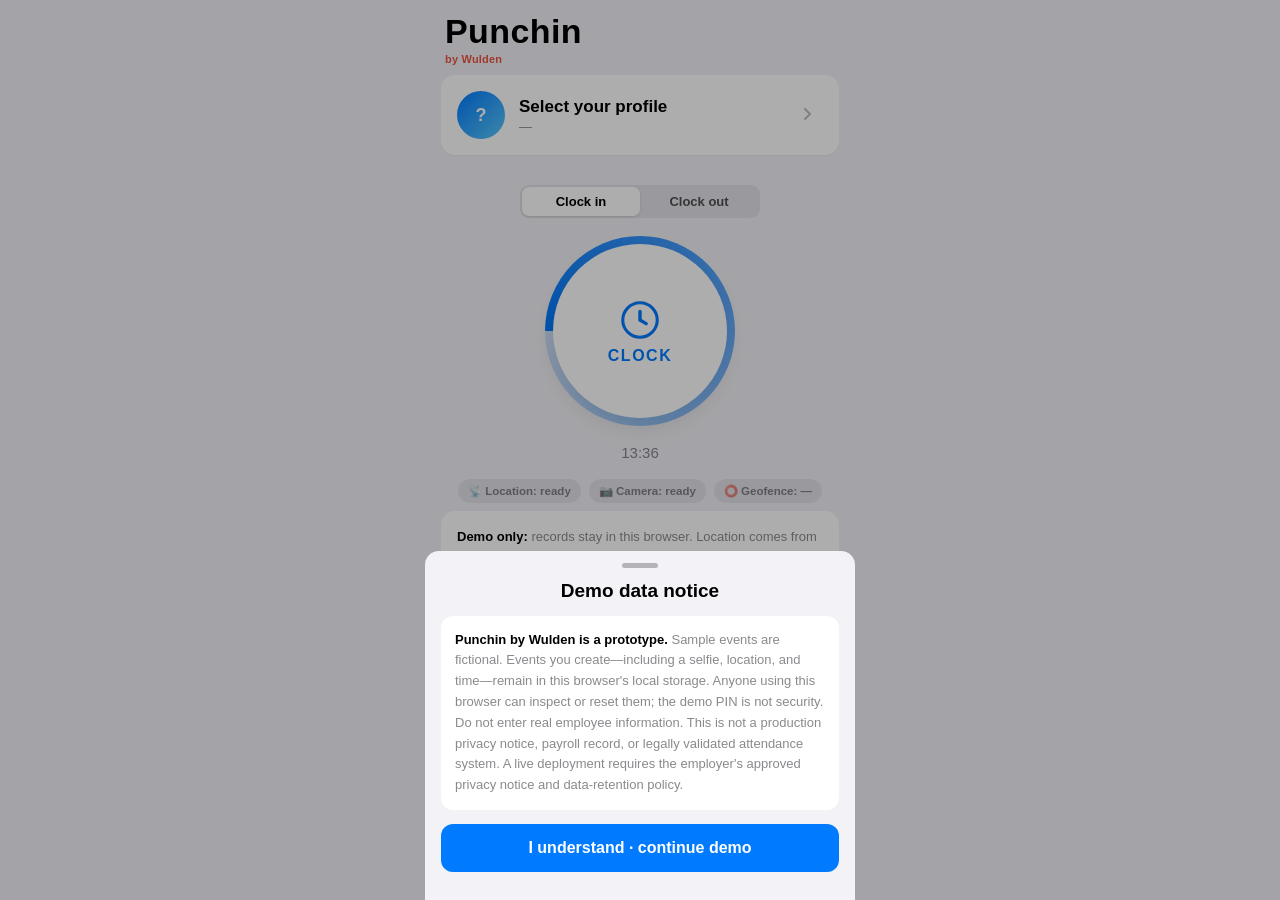
<file: index.html>
<!DOCTYPE html>
<html lang="en">
<head>
<meta charset="UTF-8">
<meta name="viewport" content="width=device-width, initial-scale=1, viewport-fit=cover, maximum-scale=1">
<meta name="theme-color" content="#f2f2f7" media="(prefers-color-scheme: light)">
<meta name="theme-color" content="#000000" media="(prefers-color-scheme: dark)">
<meta name="apple-mobile-web-app-capable" content="yes">
<meta name="apple-mobile-web-app-status-bar-style" content="default">
<title>Punchin · by Wulden</title>
<link rel="stylesheet" href="styles.css">
<link rel="icon" href="data:image/svg+xml,<svg xmlns='http://www.w3.org/2000/svg' viewBox='0 0 100 100'><circle cx='50' cy='50' r='46' fill='%23007aff'/><circle cx='50' cy='50' r='46' fill='none' stroke='%23fff' stroke-width='6'/><path d='M50 26v26l17 10' stroke='%23fff' stroke-width='9' stroke-linecap='round' fill='none'/></svg>">
</head>
<body>

<div class="app">
  <header class="large-title"><h1 id="screen-title">Punchin</h1><span style="display:block;margin-top:2px;color:#EA5440;font-size:11px;font-weight:700;letter-spacing:.2px">by Wulden</span></header>

  <!-- ============ CLOCK ============ -->
  <section class="screen active" id="screen-chequear">
    <div class="card identity-card" id="identity-card">
      <div class="avatar" id="emp-avatar">?</div>
      <div class="identity-text">
        <div class="identity-name" id="emp-name">Select your profile</div>
        <div class="identity-sub" id="office-line">—</div>
      </div>
      <button class="chevron" id="btn-change-emp" aria-label="Change profile">
        <svg width="16" height="16" viewBox="0 0 16 16"><path d="M6 3l5 5-5 5" stroke="currentColor" stroke-width="2" fill="none" stroke-linecap="round"/></svg>
      </button>
    </div>

    <div class="punch-zone">
      <div class="segmented" id="dir-seg">
        <button data-dir="ENTRADA" class="on">Clock in</button>
        <button data-dir="SALIDA">Clock out</button>
      </div>

      <button class="punch-btn" id="btn-punch" aria-label="Clock in or out">
        <span class="punch-ring"></span>
        <span class="punch-core">
          <svg width="46" height="46" viewBox="0 0 24 24"><circle cx="12" cy="12" r="9" stroke="currentColor" stroke-width="1.6" fill="none"/><path d="M12 7.5V12l3.2 1.9" stroke="currentColor" stroke-width="1.8" stroke-linecap="round" fill="none"/></svg>
          <span class="punch-label">CLOCK</span>
        </span>
      </button>

      <div class="now-clock" id="now-clock">--:--</div>
      <div class="status-chips">
        <span class="chip" id="chip-gps">📡 Location: ready</span>
        <span class="chip" id="chip-cam">📷 Camera: ready</span>
        <span class="chip" id="chip-fence">⭕ Geofence: —</span>
      </div>
    </div>

    <div class="card hint-card">
      <p><strong>Demo only:</strong> records stay in this browser. Location comes from the device/browser and may use GPS, Wi-Fi or IP; VPN effects and accuracy need testing on company phones. No data is sent to a server.</p>
    </div>
  </section>

  <!-- ============ MY DAY ============ -->
  <section class="screen" id="screen-midia">
    <div class="stat-row">
      <div class="stat-card"><div class="stat-v" id="day-worked">0h 00m</div><div class="stat-l">Worked today</div></div>
      <div class="stat-card"><div class="stat-v" id="day-xt">—</div><div class="stat-l">Overtime estimate</div></div>
      <div class="stat-card"><div class="stat-v" id="week-worked">0h</div><div class="stat-l">Recent days</div></div>
    </div>
    <h2 class="section-label">TODAY'S EVENTS</h2>
    <div class="card list" id="my-day-list"></div>
  </section>

  <!-- ============ ADMIN ============ -->
  <section class="screen" id="screen-admin">
    <div id="admin-gate" class="gate">
      <div class="card gate-card">
        <h2>Supervisor preview</h2>
        <p class="gate-sub">Demo PIN: 2468. Not secure access control.</p>
        <input class="pin-input" id="pin-input" inputmode="numeric" maxlength="4" placeholder="••••">
        <button class="btn btn-blue" id="btn-pin">Open dashboard</button>
      </div>
    </div>

    <div id="admin-body" class="hidden">
      <div class="stat-row">
        <div class="stat-card"><div class="stat-v" id="k-attend">0</div><div class="stat-l">People today</div></div>
        <div class="stat-card"><div class="stat-v" id="k-inside">—</div><div class="stat-l">At office</div></div>
        <div class="stat-card"><div class="stat-v" id="k-xt">0m</div><div class="stat-l">Overtime est.</div></div>
      </div>

      <div class="filters card">
        <select id="f-day"></select>
        <select id="f-emp"></select>
      </div>

      <h2 class="section-label">EVENTS (READ-ONLY IN THIS UI)</h2>
      <div class="card list" id="admin-list"></div>

      <h2 class="section-label">RECENT HOURS · ESTIMATE ONLY</h2>
      <div class="card" id="week-report"></div>

      <div class="admin-actions">
        <button class="btn btn-blue" id="btn-config">Office settings</button>
        <button class="btn btn-gray" id="btn-csv">Export CSV</button>
        <button class="btn btn-red" id="btn-reset">Reset demo</button>
      </div>
      <div class="card" id="config-card" style="display:none">
        <label>Office name<input id="c-name"></label>
        <label>Latitude<input id="c-lat" inputmode="decimal"></label>
        <label>Longitude<input id="c-lng" inputmode="decimal"></label>
        <label>Radius (m)<input id="c-rad" inputmode="numeric"></label>
        <button class="btn btn-blue" id="btn-save-config">Save</button>
      </div>
    </div>
  </section>

  <!-- ============ TAB BAR ============ -->
  <nav class="tabbar">
    <button class="tab on" data-screen="chequear"><svg viewBox="0 0 24 24"><circle cx="12" cy="12" r="8.5" stroke="currentColor" stroke-width="1.7" fill="none"/><path d="M12 8v4.5l3 1.8" stroke="currentColor" stroke-width="1.8" stroke-linecap="round" fill="none"/></svg><span>Clock</span></button>
    <button class="tab" data-screen="midia"><svg viewBox="0 0 24 24"><rect x="4" y="5.5" width="16" height="15" rx="2.5" stroke="currentColor" stroke-width="1.7" fill="none"/><path d="M4 10.5h16M8.5 3v4M15.5 3v4" stroke="currentColor" stroke-width="1.7" stroke-linecap="round"/></svg><span>My day</span></button>
    <button class="tab" data-screen="admin"><svg viewBox="0 0 24 24"><path d="M12 3l7 3v5c0 5-3 8-7 10-4-2-7-5-7-10V6z" stroke="currentColor" stroke-width="1.7" fill="none" stroke-linejoin="round"/></svg><span>Admin</span></button>
  </nav>
</div>

<!-- ============ SHEETS / MODALES ============ -->
<div class="backdrop" id="backdrop"></div>

<div class="sheet" id="sheet-emp">
  <div class="grabber"></div>
  <h2>Who's clocking in?</h2>
  <div class="card list" id="emp-picker"></div>
  <button class="btn btn-gray" id="btn-add-emp">+ Add employee</button>
</div>

<div class="sheet" id="sheet-camera">
  <div class="grabber"></div>
  <h2>Take a verification selfie</h2>
  <div class="cam-wrap"><video id="cam-video" autoplay playsinline muted></video><div class="cam-fallback" id="cam-fallback" hidden>Camera unavailable on this device (demo).</div></div>
  <button class="btn btn-blue" id="btn-capture">📷 Capture selfie</button>
  <button class="btn btn-gray" id="btn-skip-photo">Continue without photo (demo)</button>
  <button class="btn btn-plain" data-close>Cancel</button>
</div>

<div class="sheet" id="sheet-confirm">
  <div class="grabber"></div>
  <h2 id="confirm-title">Confirm clock-out</h2>
  <div class="confirm-row">
    <div class="confirm-photo" id="confirm-photo"></div>
    <div class="confirm-data" id="confirm-data"></div>
  </div>
  <input class="note-input" id="note-input" placeholder="Optional note (e.g., working off-site)">
  <button class="btn btn-blue" id="btn-confirm">Save event</button>
  <button class="btn btn-plain" data-close>Discard</button>
</div>

<div class="sheet" id="sheet-success">
  <div class="success-center">
    <svg class="check-svg" viewBox="0 0 52 52"><circle class="check-circle" cx="26" cy="26" r="23" fill="none"/><path class="check-mark" fill="none" d="M15 27l7 7 15-16"/></svg>
    <h2 id="success-title">Clock-in saved</h2>
    <p class="success-sub" id="success-sub"></p>
    <button class="btn btn-blue" data-close>Done</button>
  </div>
</div>

<div class="sheet" id="sheet-consent">
  <div class="grabber"></div>
  <h2>Demo data notice</h2>
  <div class="consent-body">
    <p><strong>Punchin by Wulden is a prototype.</strong> Sample events are fictional. Events you create—including a selfie, location, and time—remain in this browser's local storage. Anyone using this browser can inspect or reset them; the demo PIN is not security.</p>
    <p>Do not enter real employee information. This is not a production privacy notice, payroll record, or legally validated attendance system. A live deployment requires the employer's approved privacy notice and data-retention policy.</p>
  </div>
  <button class="btn btn-blue" id="btn-consent">I understand · continue demo</button>
</div>

<div class="toast" id="toast"></div>

<script src="app.js"></script>
</body>
</html>
</file>
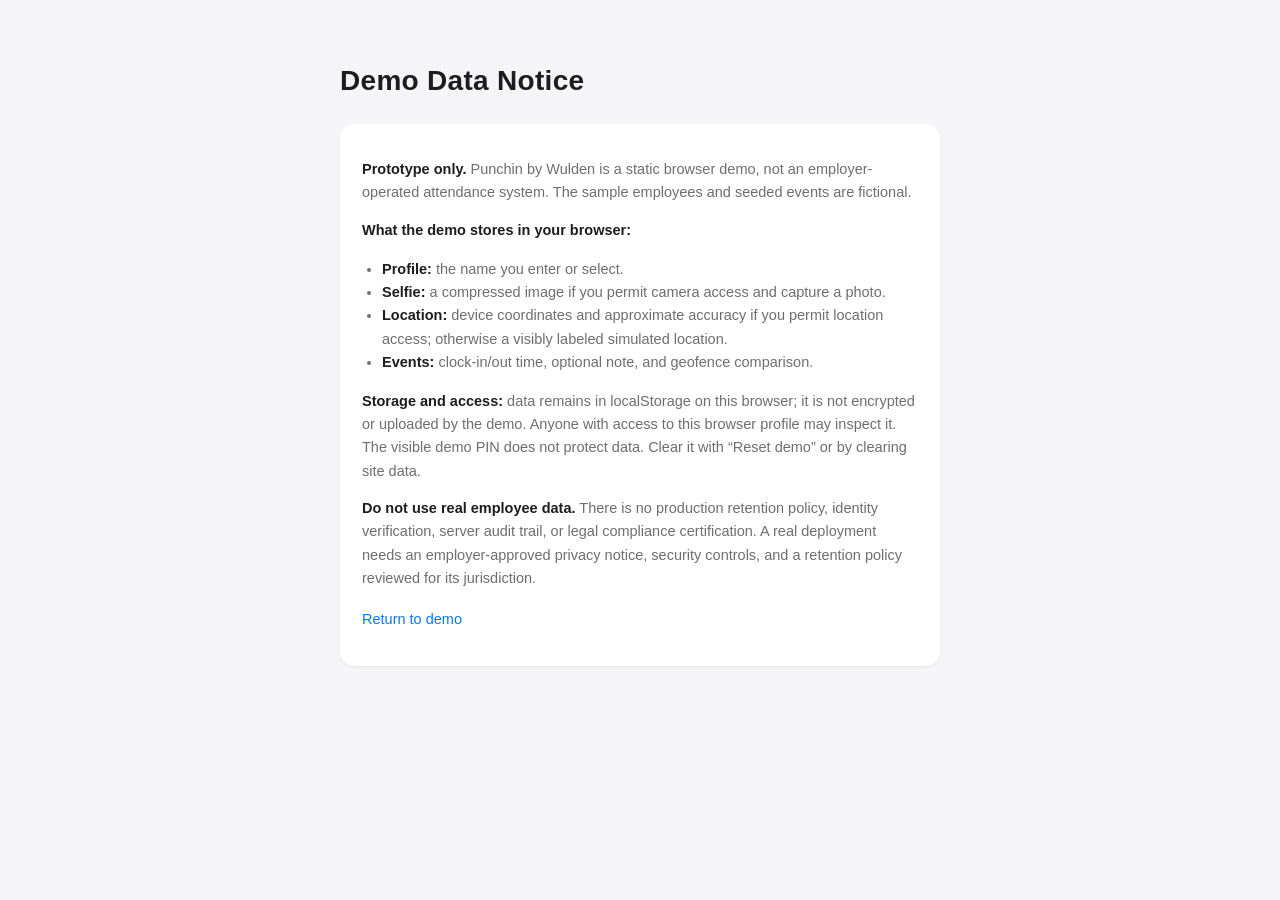
<file: privacy.html>
<!DOCTYPE html>
<html lang="en">
<head>
<meta charset="UTF-8">
<meta name="viewport" content="width=device-width, initial-scale=1, viewport-fit=cover">
<title>Demo Data Notice — Punchin by Wulden</title>
<style>
:root{--ink:#1d1d1f;--ink2:#6e6e73;--bg:#f5f5f7;--card:#fff}
@media(prefers-color-scheme:dark){:root{--ink:#f5f5f7;--ink2:#a1a1a6;--bg:#000;--card:#1c1c1e}}
body{font-family:-apple-system,BlinkMacSystemFont,"SF Pro Text","Helvetica Neue",sans-serif;background:var(--bg);color:var(--ink);margin:0;line-height:1.6}
.wrap{max-width:600px;margin:0 auto;padding:40px 20px 80px}
h1{font-size:28px;letter-spacing:.3px}h2{font-size:17px;margin-top:28px}
p,li{font-size:14.5px;color:var(--ink2)} strong{color:var(--ink)}
.card{background:var(--card);border-radius:14px;padding:20px 22px;margin-top:20px;box-shadow:0 1px 3px rgba(0,0,0,.06)}
a{color:#007AFF;text-decoration:none}
ul{padding-left:20px}
</style>
</head>
<body>
<div class="wrap">
<h1>Demo Data Notice</h1>
<div class="card">
<p><strong>Prototype only.</strong> Punchin by Wulden is a static browser demo, not an employer-operated attendance system. The sample employees and seeded events are fictional.</p>
<p><strong>What the demo stores in your browser:</strong></p>
<ul>
  <li><strong>Profile:</strong> the name you enter or select.</li>
  <li><strong>Selfie:</strong> a compressed image if you permit camera access and capture a photo.</li>
  <li><strong>Location:</strong> device coordinates and approximate accuracy if you permit location access; otherwise a visibly labeled simulated location.</li>
  <li><strong>Events:</strong> clock-in/out time, optional note, and geofence comparison.</li>
</ul>
<p><strong>Storage and access:</strong> data remains in localStorage on this browser; it is not encrypted or uploaded by the demo. Anyone with access to this browser profile may inspect it. The visible demo PIN does not protect data. Clear it with “Reset demo” or by clearing site data.</p>
<p><strong>Do not use real employee data.</strong> There is no production retention policy, identity verification, server audit trail, or legal compliance certification. A real deployment needs an employer-approved privacy notice, security controls, and a retention policy reviewed for its jurisdiction.</p>
<p style="margin-top:18px"><a href="index.html">Return to demo</a></p>
</div>
</div>
</body>
</html>
</file>
<file: styles.css>
/* Punchin MX — Apple HIG-inspired system */
:root{
  --blue:#007AFF; --green:#34C759; --red:#FF3B30; --orange:#FF9500;
  --bg:#F2F2F7; --card:#FFFFFF; --ink:#000; --ink2:rgba(60,60,67,.6); --ink3:rgba(60,60,67,.35);
  --sep:rgba(60,60,67,.12); --tab-bg:rgba(249,249,249,.82); --fill2:rgba(118,118,128,.12);
  --radius:14px;
  --font:-apple-system,BlinkMacSystemFont,"SF Pro Text","SF Pro Display","Helvetica Neue",Helvetica,Arial,sans-serif;
}
@media (prefers-color-scheme: dark){ :root{
  --bg:#000; --card:#1C1C1E; --ink:#FFF; --ink2:rgba(235,235,245,.6); --ink3:rgba(235,235,245,.3);
  --sep:rgba(84,84,88,.5); --tab-bg:rgba(30,30,30,.82); --fill2:rgba(118,118,128,.24);
}}
*{margin:0;padding:0;box-sizing:border-box;-webkit-tap-highlight-color:transparent}
html{font-family:var(--font);background:var(--bg)}
body{color:var(--ink);overscroll-behavior:none;-webkit-font-smoothing:antialiased;user-select:none}

.app{max-width:430px;margin:0 auto;min-height:100vh;padding:0 16px calc(84px + env(safe-area-inset-bottom))}

.large-title{padding:max(12px,env(safe-area-inset-top)) 4px 10px}
.large-title h1{font-size:34px;font-weight:700;letter-spacing:.4px}
.section-label{font-size:12px;font-weight:600;letter-spacing:.6px;color:var(--ink2);text-transform:uppercase;margin:22px 6px 8px}

.screen{display:none;animation:fade .18s ease}
.screen.active{display:block}
@keyframes fade{from{opacity:0;transform:translateY(4px)}to{opacity:1}}

.card{background:var(--card);border-radius:var(--radius);box-shadow:0 1px 2px rgba(0,0,0,.04);padding:16px;margin-bottom:12px}
.list{padding:0;overflow:hidden}
.list-row{display:flex;align-items:center;gap:12px;padding:12px 16px;position:relative}
.list-row + .list-row::before{content:"";position:absolute;top:0;left:16px;right:0;height:1px;background:var(--sep)}

/* Identity */
.identity-card{display:flex;align-items:center;gap:14px}
.avatar{width:48px;height:48px;border-radius:50%;background:linear-gradient(135deg,var(--blue),#5AC8FA);color:#fff;font-weight:700;display:flex;align-items:center;justify-content:center;font-size:18px;flex:none}
.identity-text{flex:1;min-width:0}
.identity-name{font-size:17px;font-weight:600}
.identity-sub{font-size:13px;color:var(--ink2);margin-top:2px;white-space:nowrap;overflow:hidden;text-overflow:ellipsis}
.chevron{border:0;background:none;color:var(--ink3);padding:8px}

/* Punch zone */
.punch-zone{display:flex;flex-direction:column;align-items:center;gap:18px;padding:18px 0 8px}
.segmented{display:flex;background:var(--fill2);border-radius:9px;padding:2px;width:240px}
.segmented button{flex:1;border:0;background:transparent;padding:7px 0;border-radius:7px;font:600 13px var(--font);color:var(--ink);opacity:.65;transition:.15s}
.segmented button.on{background:var(--card);opacity:1;box-shadow:0 1px 3px rgba(0,0,0,.12);font-weight:700}
.punch-btn{position:relative;width:190px;height:190px;border-radius:50%;border:0;background:none;cursor:pointer;-webkit-tap-highlight-color:transparent}
.punch-ring{position:absolute;inset:0;border-radius:50%;background:conic-gradient(from -90deg,var(--blue) 0turn,rgba(0,122,255,.15) 1turn);animation:breathe 3.2s ease-in-out infinite}
.punch-btn.out .punch-ring{background:conic-gradient(from -90deg,var(--orange) 0turn,rgba(255,149,0,.15) 1turn)}
@keyframes breathe{0%,100%{transform:scale(1)}50%{transform:scale(1.03)}}
.punch-core{position:absolute;inset:8px;border-radius:50%;background:var(--card);display:flex;flex-direction:column;align-items:center;justify-content:center;gap:4px;color:var(--blue);box-shadow:0 8px 24px rgba(0,0,0,.10);transition:transform .12s}
.punch-btn.out .punch-core{color:var(--orange)}
.punch-btn:active .punch-core{transform:scale(.96)}
.punch-label{font:800 16px var(--font);letter-spacing:1.5px}
.now-clock{font-variant-numeric:tabular-nums;font-size:15px;color:var(--ink2)}
.status-chips{display:flex;gap:8px;flex-wrap:wrap;justify-content:center}
.chip{font-size:11.5px;font-weight:600;color:var(--ink2);background:var(--fill2);padding:5px 10px;border-radius:999px}
.chip.ok{color:#248A3D;background:rgba(52,199,89,.14)}
.chip.warn{color:#C93400;background:rgba(255,149,0,.16)}
.hint-card p{font-size:13px;line-height:1.5;color:var(--ink2)}
.hint-card strong{color:var(--ink)}

/* Mi día */
.stat-row{display:flex;gap:10px;margin-bottom:6px}
.stat-card{flex:1;background:var(--card);border-radius:var(--radius);padding:14px 10px;text-align:center;box-shadow:0 1px 2px rgba(0,0,0,.04)}
.stat-v{font-size:20px;font-weight:800;font-variant-numeric:tabular-nums}
.stat-l{font-size:11px;color:var(--ink2);margin-top:4px;font-weight:600;text-transform:uppercase;letter-spacing:.3px}
.p-time{font-weight:700;font-size:16px;font-variant-numeric:tabular-nums;min-width:58px}
.p-dir{font-size:11px;font-weight:800;letter-spacing:.4px;padding:3px 8px;border-radius:999px}
.p-dir.IN{color:#248A3D;background:rgba(52,199,89,.15)}
.p-dir.OUT{color:#C93400;background:rgba(255,149,0,.16)}
.p-loc{flex:1;font-size:12.5px;color:var(--ink2);line-height:1.35}
.p-loc b{color:var(--ink);font-weight:600}
.mini-photo{width:38px;height:38px;border-radius:9px;object-fit:cover;flex:none;background:var(--fill2);display:flex;align-items:center;justify-content:center;font-size:14px}

/* Admin */
.gate{padding-top:8vh}
.gate-card{max-width:300px;margin:0 auto;text-align:center;padding:28px 20px}
.gate-card h2{font-size:20px}
.gate-sub{font-size:13px;color:var(--ink2);margin:6px 0 16px}
.pin-input{width:110px;text-align:center;font:700 26px var(--font);letter-spacing:10px;padding:10px;border:1.5px solid var(--sep);border-radius:12px;background:var(--bg);color:var(--ink);margin-bottom:12px;outline:none}
.pin-input:focus{border-color:var(--blue)}
.filters{display:flex;gap:10px;padding:12px}
.filters select{flex:1;font:600 13px var(--font);color:var(--ink);background:var(--fill2);border:0;border-radius:8px;padding:9px 8px;outline:none}
.badge-fu{color:var(--red);font-weight:700}
.badge-of{color:#248A3D;font-weight:700}
#week-report table{width:100%;border-collapse:collapse;font-size:12px}
#week-report th{color:var(--ink2);font-weight:600;text-align:right;padding:6px 4px;border-bottom:1px solid var(--sep)}
#week-report th:first-child{text-align:left}
#week-report td{padding:7px 4px;text-align:right;font-variant-numeric:tabular-nums;border-bottom:1px solid var(--sep)}
#week-report td:first-child{text-align:left;font-weight:600}
#week-report tr:last-child td{border-bottom:0}
.xt2{color:var(--orange);font-weight:700}.xt3{color:var(--red);font-weight:700}
.admin-actions{display:flex;flex-direction:column;gap:10px;margin:18px 0}

/* Buttons */
.btn{display:block;width:100%;border:0;border-radius:12px;padding:15px;font:700 16px var(--font);cursor:pointer;transition:opacity .12s,transform .12s}
.btn:active{opacity:.55;transform:scale(.985)}
.btn-blue{background:var(--blue);color:#fff}
.btn-red{background:rgba(255,59,48,.12);color:var(--red)}
.btn-gray{background:var(--fill2);color:var(--ink)}
.btn-plain{background:transparent;color:var(--blue);padding:12px}

/* Sheets */
.backdrop{position:fixed;inset:0;background:rgba(0,0,0,.32);opacity:0;pointer-events:none;transition:.2s;z-index:40}
.backdrop.on{opacity:1;pointer-events:auto}
.sheet{position:fixed;left:50%;transform:translate(-50%,102%);translate:0 0;bottom:0;width:min(100%,430px);background:var(--bg);border-radius:14px 14px 0 0;padding:10px 16px calc(20px + env(safe-area-inset-bottom));max-height:88vh;overflow-y:auto;transition:transform .28s cubic-bezier(.32,.72,0,1);z-index:50}
.sheet.on{transform:translate(-50%,0)}
.grabber{width:36px;height:5px;border-radius:3px;background:var(--ink3);margin:2px auto 12px}
.sheet h2{font-size:19px;font-weight:700;text-align:center;margin-bottom:14px}

/* Camera */
.cam-wrap{position:relative;border-radius:14px;overflow:hidden;background:#111;aspect-ratio:3/4;max-height:46vh;margin:0 auto 14px;width:100%}
.cam-wrap video{width:100%;height:100%;object-fit:cover;transform:scaleX(-1)}
.cam-fallback{position:absolute;inset:0;display:flex;align-items:center;justify-content:center;color:#bbb;font-size:13px;text-align:center;padding:20px}
.cam-fallback[hidden]{display:none}
.sheet .note-input{width:100%;font:400 14px var(--font);padding:12px 14px;border:1px solid var(--sep);border-radius:10px;background:var(--card);color:var(--ink);margin:12px 0;outline:none}
.sheet .btn{margin-bottom:8px}

/* Confirm */
.confirm-row{display:flex;gap:14px;align-items:flex-start}
.confirm-photo{width:96px;height:128px;border-radius:12px;overflow:hidden;background:var(--fill2);flex:none;display:flex;align-items:center;justify-content:center}
.confirm-photo img{width:100%;height:100%;object-fit:cover;transform:scaleX(-1)}
.confirm-data{flex:1;font-size:13.5px;line-height:1.65;color:var(--ink2)}
.confirm-data b{color:var(--ink)}
.confirm-data .big{font-size:24px;font-weight:800;color:var(--ink);font-variant-numeric:tabular-nums}

/* Success */
.success-center{text-align:center;padding:26px 10px 8px}
.check-svg{width:88px;height:88px;margin-bottom:14px}
.check-circle{stroke:var(--green);stroke-width:2;stroke-dasharray:145;stroke-dashoffset:145}
.check-mark{stroke:var(--green);stroke-width:4;stroke-linecap:round;stroke-linejoin:round;stroke-dasharray:40;stroke-dashoffset:40}
.sheet.on .check-circle{animation:draw .5s ease forwards}
.sheet.on .check-mark{animation:draw .35s .4s ease forwards}
@keyframes draw{to{stroke-dashoffset:0}}
.success-sub{font-size:13.5px;color:var(--ink2);line-height:1.6;margin:8px 0 18px}

/* Consent */
.consent-body{font-size:13px;line-height:1.6;color:var(--ink2);background:var(--card);border-radius:12px;padding:14px;margin-bottom:14px;max-height:40vh;overflow-y:auto}
.consent-body strong{color:var(--ink)}

/* Emp picker */
#emp-picker .list-row button{margin-left:auto;border:0;background:none;color:var(--blue);font:600 15px var(--font)}

/* Toast */
.toast{position:fixed;bottom:calc(96px + env(safe-area-inset-bottom));left:50%;transform:translate(-50%,20px);background:rgba(0,0,0,.82);color:#fff;font:600 13px var(--font);padding:11px 18px;border-radius:999px;opacity:0;transition:.25s;z-index:60;pointer-events:none;max-width:88vw;text-align:center}
.toast.on{opacity:1;transform:translate(-50%,0)}

/* Tab bar */
.tabbar{position:fixed;bottom:0;left:50%;transform:translateX(-50%);width:min(100%,430px);display:flex;background:var(--tab-bg);-webkit-backdrop-filter:saturate(180%) blur(20px);backdrop-filter:saturate(180%) blur(20px);border-top:1px solid var(--sep);padding:6px 0 calc(6px + env(safe-area-inset-bottom));z-index:30}
.tab{flex:1;border:0;background:none;display:flex;flex-direction:column;align-items:center;gap:3px;color:var(--ink3);font:600 10.5px var(--font);cursor:pointer;padding:2px}
.tab svg{width:26px;height:26px}
.tab.on{color:var(--blue)}
.hidden{display:none!important}
</file>
